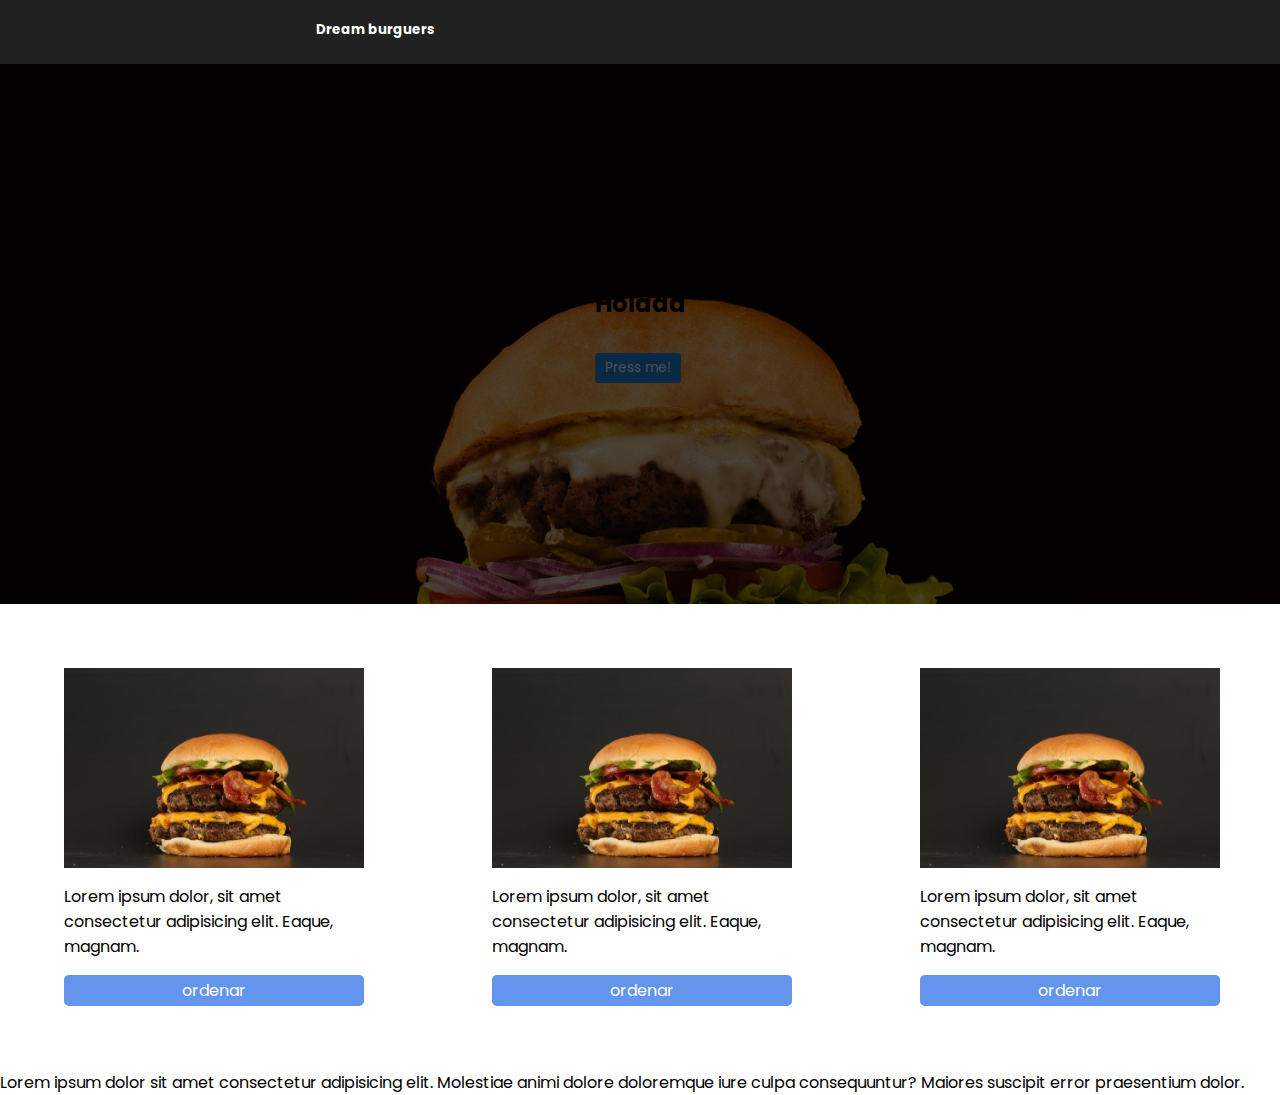
<file: clase2_html/index.html>
<!DOCTYPE html>
<html lang="en">
<head>
    <meta charset="UTF-8">
    <meta http-equiv="X-UA-Compatible" content="IE=edge">
    <meta name="viewport" content="width=device-width, initial-scale=1.0">

    <!-- styles -->
    <link rel="stylesheet" href="css/styles.css">

    <!-- Fonts -->
    <link href="https://fonts.googleapis.com/css2?family=Poppins:ital,wght@0,300;0,400;0,500;0,600;1,300;1,400;1,500;1,600&display=swap" rel="stylesheet">

    <!-- icons -->
    <link href="https://fonts.googleapis.com/css2?family=Material+Icons" rel="stylesheet">
    <title>Clase css</title>
</head>
<body>
    <nav>
        <div class="brand">
            <span class="material-icons">lunch_dining</span>
            <h5>Dream burguers</h5>
        </div>
    </nav>

    <main>

        <div class="overlay-div">
            <section class="header-container bg-header">
                <div>
                    <h2 class="header-container__title">Holaaa</h2>
                    <button class="btn-primary">Press me!</button>
                </div>
            </section>
        </div>

        <section class="card-section">
            <article class="card-container">
                <img src="./img/burguer1.jpg" class="img-size" alt="">
                <p class="text-card">Lorem ipsum dolor, sit amet consectetur adipisicing elit. Eaque, magnam.</p>
                <a class="btn-order" href="#ordenar">ordenar</a>
            </article>
            <article class="card-container">
                <img src="./img/burguer1.jpg" class="img-size" alt="">
                <p class="text-card">Lorem ipsum dolor, sit amet consectetur adipisicing elit. Eaque, magnam.</p>
                <a class="btn-order" href="#ordenar">ordenar</a>
            </article>
            <article class="card-container">
                <img src="./img/burguer1.jpg" class="img-size" alt="">
                <p class="text-card">Lorem ipsum dolor, sit amet consectetur adipisicing elit. Eaque, magnam.</p>
                <a class="btn-order" href="#ordenar">ordenar</a>
            </article>
        </section>
       
        <section>
            <p>Lorem ipsum dolor sit amet consectetur adipisicing elit. Molestiae animi dolore doloremque iure culpa consequuntur? Maiores suscipit error praesentium dolor.</p>
        </section>
    </main>
</body>
</html>
</file>
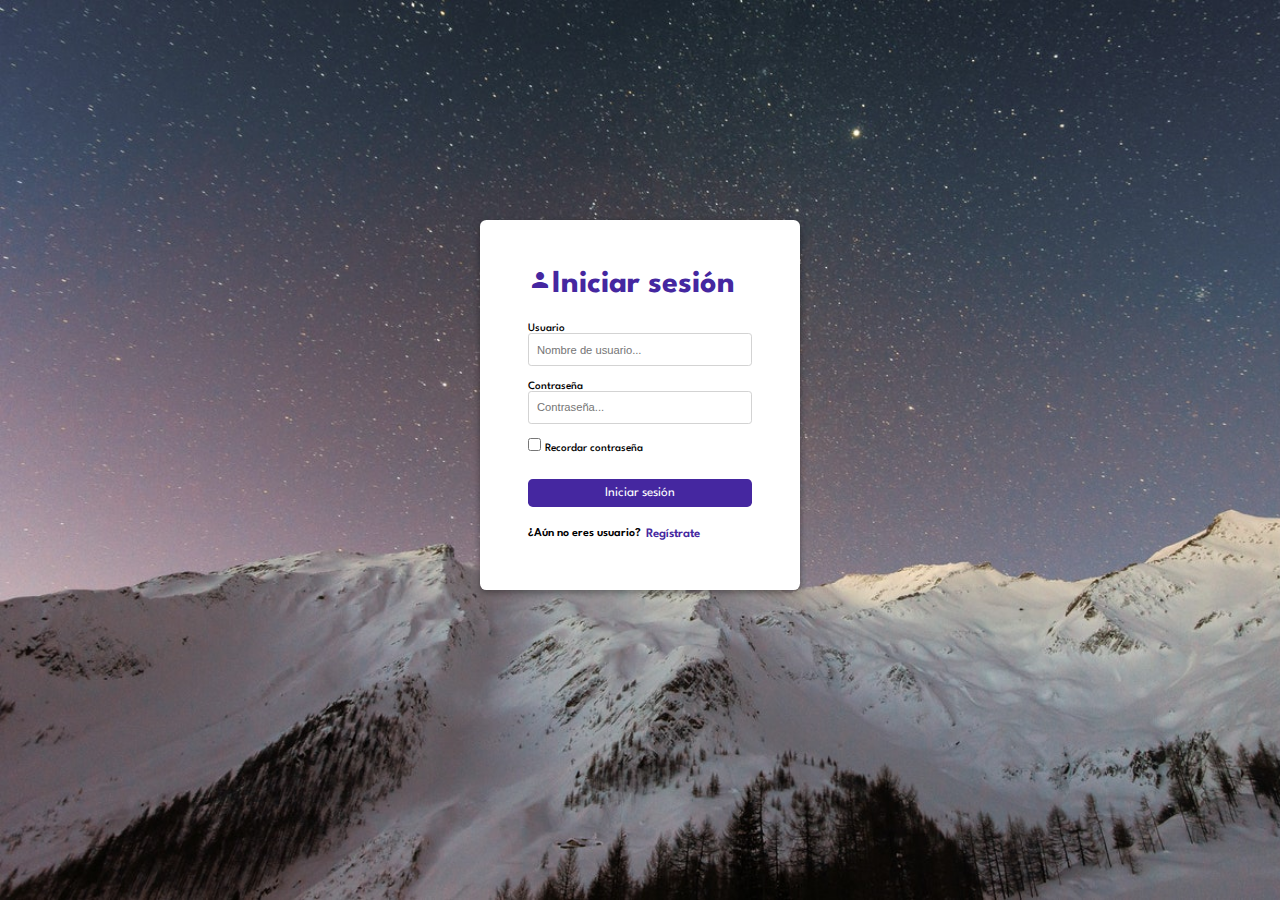
<file: form_html/index.html>
<!DOCTYPE html>
<html lang="en">
<head>
    <meta charset="UTF-8">
    <meta http-equiv="X-UA-Compatible" content="IE=edge">
    <meta name="viewport" content="width=device-width, initial-scale=1.0">
    <link rel="stylesheet" href="css/styles.css">
    <!-- Fuentes -->
    <link href="https://fonts.googleapis.com/css2?family=Spartan:wght@300;400;500;600;700&display=swap" rel="stylesheet">

    <!-- Icons -->
    <link href="https://fonts.googleapis.com/icon?family=Material+Icons" rel="stylesheet">

    <title>Inicio de sesión</title>
</head>
<body class="bg-image">
    <!-- Login -->
    <section class="screen-form">
        
        <div class="bg-white form-container">

            <div>
                <h1 class="header-title"><span class="material-icons">person</span>Iniciar sesión</h1>
            </div>

            <form action="">
                <!-- Inputs de login -->
                <div class="input-container">
                    <label for="usuario">Usuario</label>
                    <input type="text" id="usuario" placeholder="Nombre de usuario..." required>
                </div>
                
                <div class="input-container">
                    <label for="password">Contraseña</label>
                    <input type="password" id="password" placeholder="Contraseña..." required>
                </div>

                <div class="checkbox-container">
                    <input type="checkbox" id="check">
                    <label for="check">Recordar contraseña</label>
                </div>

                <div class="btn-login-container">
                    <button type="submit">Iniciar sesión</button>
                </div>
            </form>

            <div class="register-link">
                <p>¿Aún no eres usuario? </p>
                <a href="./register.html"> Regístrate</a>
            </div>
        </div>
    </section>
    
</body>
</html>
</file>
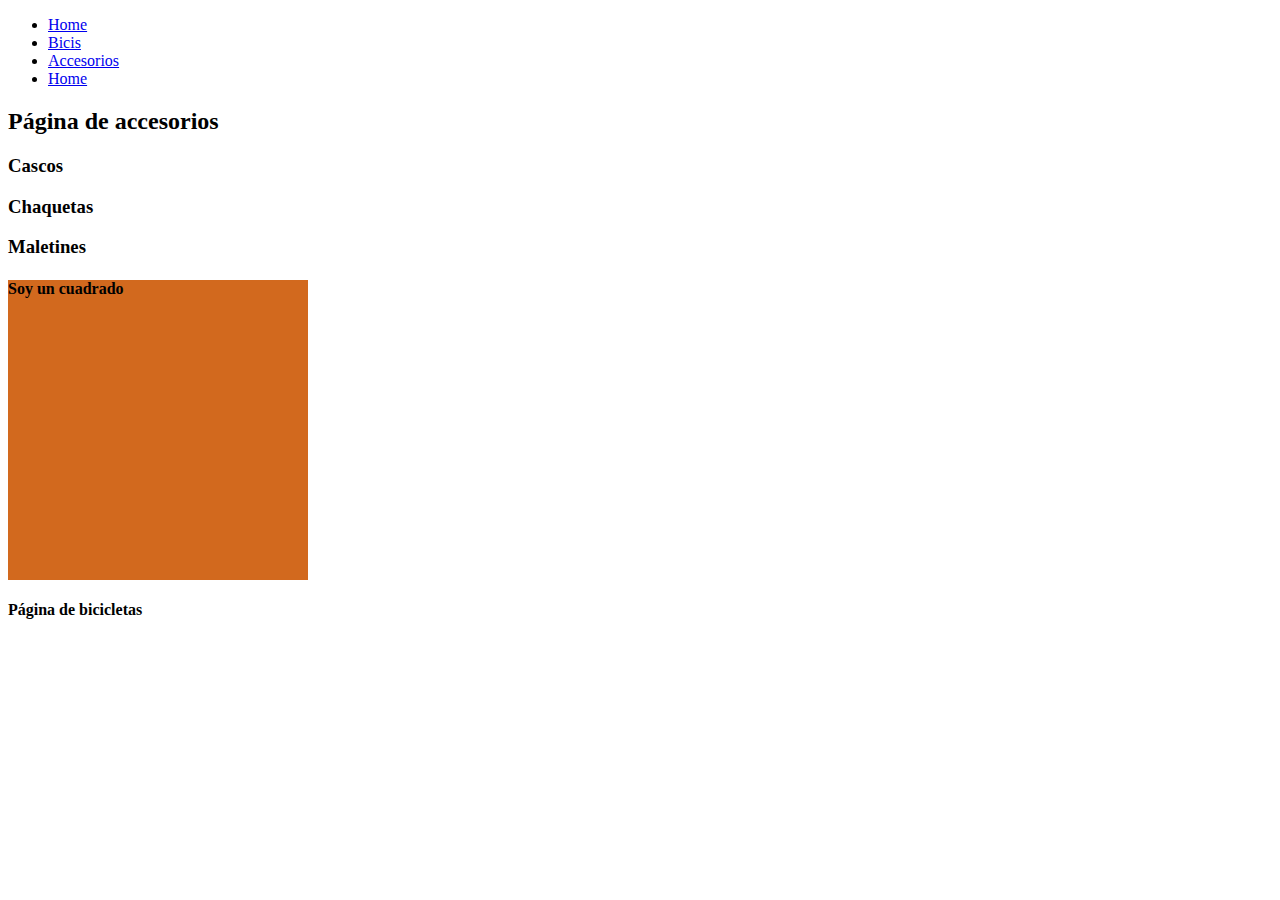
<file: clase1_html/accesorios.html>
<!DOCTYPE html>
<html lang="en">
<head>
    <meta charset="UTF-8">
    <meta http-equiv="X-UA-Compatible" content="IE=edge">
    <meta name="viewport" content="width=device-width, initial-scale=1.0">
    <title>Document</title>
</head>
<body>

    <nav>
        <ul>
            <li><a href="./index.html">Home</a></li>
            <li><a href="./bikes.html">Bicis</a></li>
            <li><a href="./accesorios.html">Accesorios</a></li>
            <li><a href="#">Home</a></li>
        </ul>
    </nav>

    <header>
        <h2>Página de accesorios</h2>
    </header>

    <section>
        <h3>Cascos</h3>
    </section>
    
    <section>
        <h3>Chaquetas</h3>
    </section>
    
    <section>
        <h3>Maletines</h3>
    </section>


    <aside></aside>

    <section>
        <div style="background-color: chocolate; width: 300px; height: 300px;">
            <h4>Soy un cuadrado</h4>
        </div>
    </section>
    
    <footer>
        <h4>Página de bicicletas</h4>
    </footer>
</body>
</html>
</file>
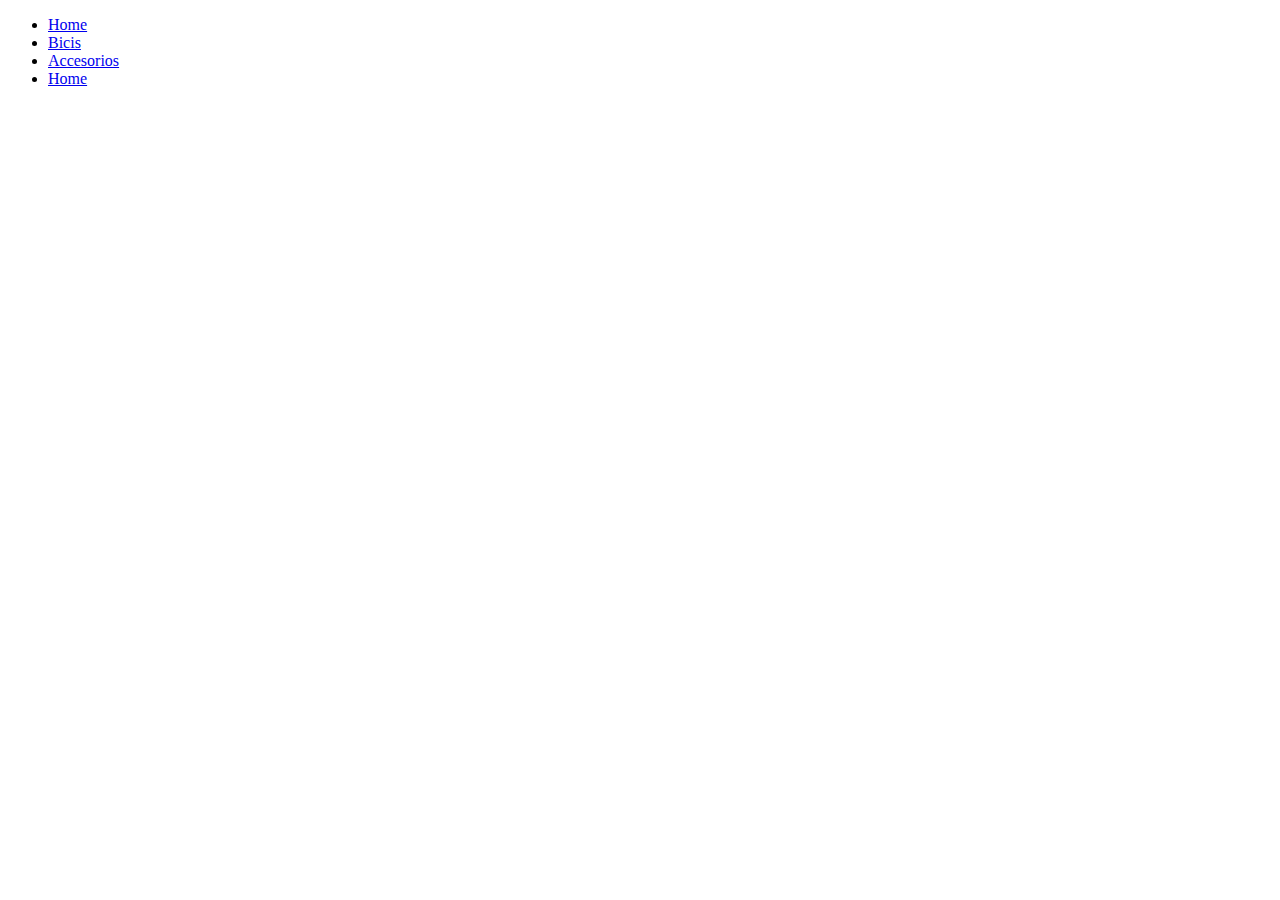
<file: clase1_html/bikes.html>
<!DOCTYPE html>
<html lang="en">
<head>
    <meta charset="UTF-8">
    <meta http-equiv="X-UA-Compatible" content="IE=edge">
    <meta name="viewport" content="width=device-width, initial-scale=1.0">
    <title>Bicis</title>
</head>
<body>
    <ul>
        <li><a href="./index.html">Home</a></li>
        <li><a href="./bikes.html">Bicis</a></li>
        <li><a href="./accesorios.html">Accesorios</a></li>
        <li><a href="#">Home</a></li>
    </ul>
</body>
</html>
</file>
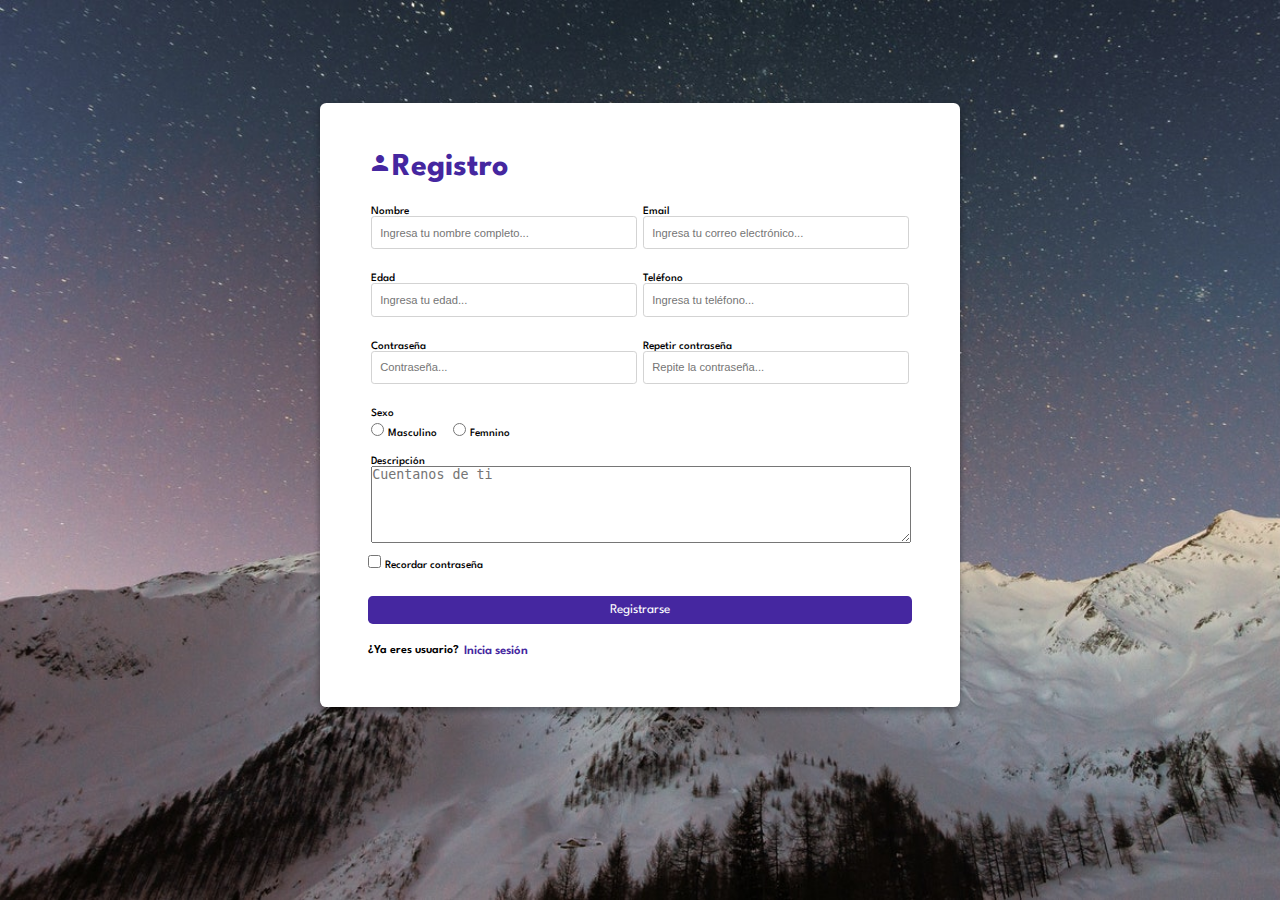
<file: form_html/register.html>
<!DOCTYPE html>
<html lang="en">
<head>
    <meta charset="UTF-8">
    <meta http-equiv="X-UA-Compatible" content="IE=edge">
    <meta email="viewport" content="width=device-width, initial-scale=1.0">
    <link rel="stylesheet" href="css/styles.css">
    <!-- Fuentes -->
    <link href="https://fonts.googleapis.com/css2?family=Spartan:wght@300;400;500;600;700&display=swap" rel="stylesheet">

    <!-- Icons -->
    <link href="https://fonts.googleapis.com/icon?family=Material+Icons" rel="stylesheet">

    <title>Registro</title>
</head>
<body class="bg-image">
    <!-- Login -->
    <section class="screen-form">
        <div class="bg-white form-container2">

            <div>
                <h1 class="header-title"><span class="material-icons">person</span>Registro</h1>
            </div>

            <form action="">
                <!-- Inputs de login -->
                <div class="form-group">
                    <div class="input-container">
                        <label for="name">Nombre</label>
                        <input type="text" id="name" placeholder="Ingresa tu nombre completo..." required>
                    </div>
                    
                    <div class="input-container">
                        <label for="email">Email</label>
                        <input type="email" id="email" placeholder="Ingresa tu correo electrónico..." required>
                    </div>
                </div>
                
                <div class="form-group">
                    <div class="input-container">
                        <label for="age">Edad</label>
                        <input type="number" id="age" placeholder="Ingresa tu edad..." required>
                    </div>
                    
                    <div class="input-container">
                        <label for="phone">Teléfono</label>
                        <input type="number" id="phone" placeholder="Ingresa tu teléfono..." required>
                    </div>
                </div>

                <div class="form-group">
                    <div class="input-container">
                        <label for="password">Contraseña</label>
                        <input type="password" id="password" placeholder="Contraseña..." required>
                    </div>
                    <div class="input-container">
                        <label for="r-password">Repetir contraseña</label>
                        <input type="password" id="r-password" placeholder="Repite la contraseña..." required>
                    </div>
                </div>

                <div class="input-container">
                
                    <p class="radio-label">Sexo</p>
                    <div class="radio-group">
                        <div class="radio-option">
                            <input type="radio" id="male" name="gender">
                            <label for="male">Masculino</label>
                        </div>
                          
                        <div class="radio-option">
                            <input type="radio" id="female" name="gender">
                            <label for="female">Femnino</label>
                        </div>
                    </div>
                </div>

                <div class="input-container">
                    <label for="password">Descripción</label>
                    <textarea name="textarea" rows="5" cols="20" class="width-area"
                    placeholder="Cuentanos de ti"></textarea>
                </div>

                <div class="checkbox-container">
                    <input type="checkbox" id="check">
                    <label for="check">Recordar contraseña</label>
                </div>

                <div class="btn-login-container">
                    <button type="submit">Registrarse</button>
                </div>
            </form>

            <div class="register-link">
                <p>¿Ya eres usuario? </p>
                <a href="./index.html"> Inicia sesión</a>
            </div>
        </div>
    </section>
    
</body>
</html>
</file>
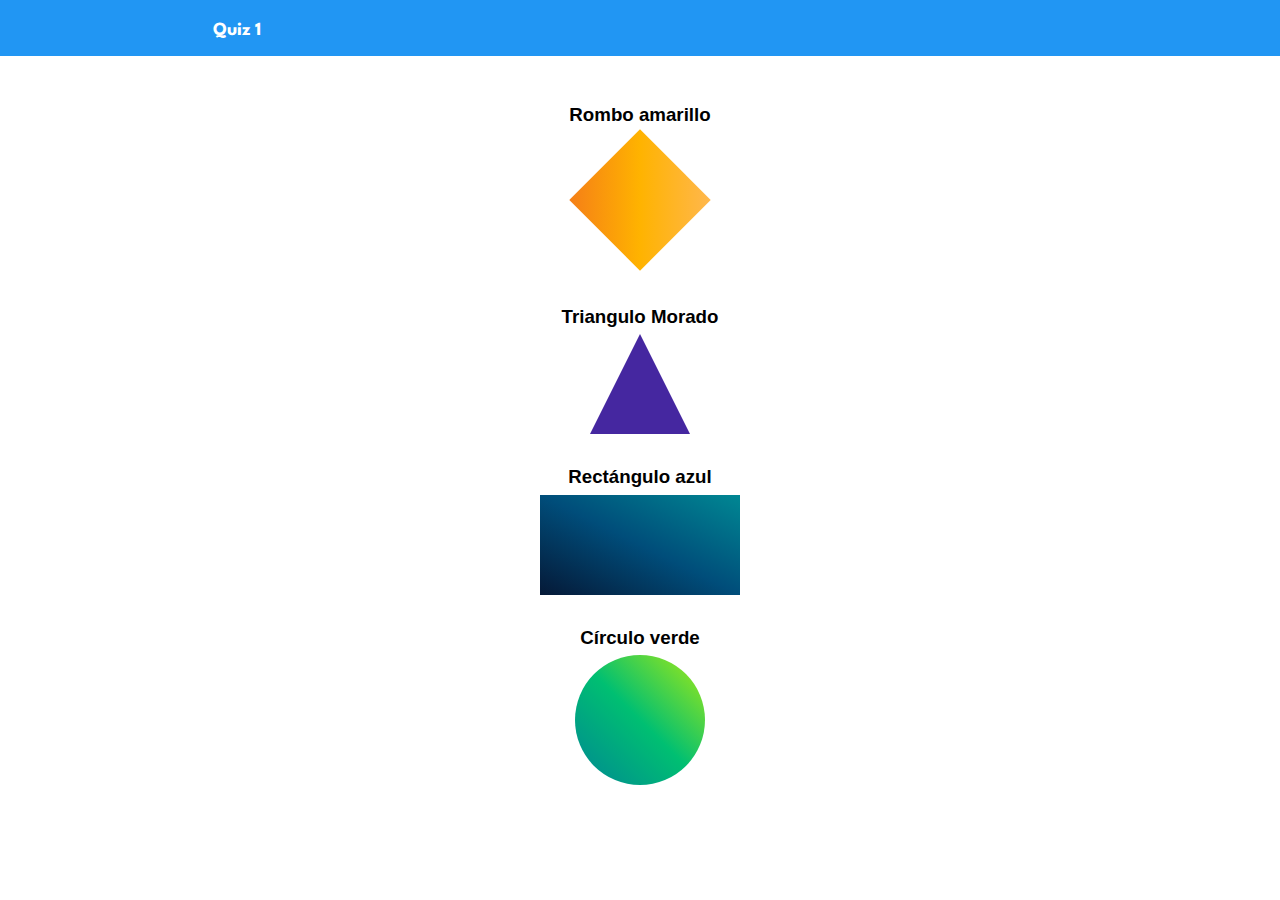
<file: quiz1/figure.html>
<!DOCTYPE html>
<html lang="en">
<head>
    <meta charset="UTF-8">
    <meta http-equiv="X-UA-Compatible" content="IE=edge">
    <meta name="viewport" content="width=device-width, initial-scale=1.0">
    <link rel="stylesheet" href="styles.css">

    <!-- Fuentes -->
    <link href="https://fonts.googleapis.com/css2?family=Spartan:wght@300;400;500;600;700&display=swap" rel="stylesheet">

    <!-- Icons -->
    <link href="https://fonts.googleapis.com/icon?family=Material+Icons" rel="stylesheet">
    <title>Quiz 1</title>
</head>
<body>
    <header class="main-header">
        <span class="material-icons text-primary-app">category</span>
        <h3>Quiz 1</h3>
    </header>

    <main class="main-container">
        <section class="fig-container">
            <!-- Circulo -->
            <article class="figure-card">
                <h3>Círculo verde</h3>
                <div class="circle">
                </div>
            </article>
            <!-- Rectanguloo -->
            <article class="figure-card">
                <h3>Rectángulo azul</h3>
                <div class="rectangle">
                </div>
            </article>
            <!-- Triangulo -->
            <article class="figure-card">
                <h3>Triangulo Morado</h3>
                <div class="triangle">
                </div>
            </article>
            <!-- Rombo -->
            <article class="figure-card">
                <h3>Rombo amarillo</h3>
                <div class="diamond">
                </div>
            </article>
        </section>
    </main>
</body>
</html>
</file>
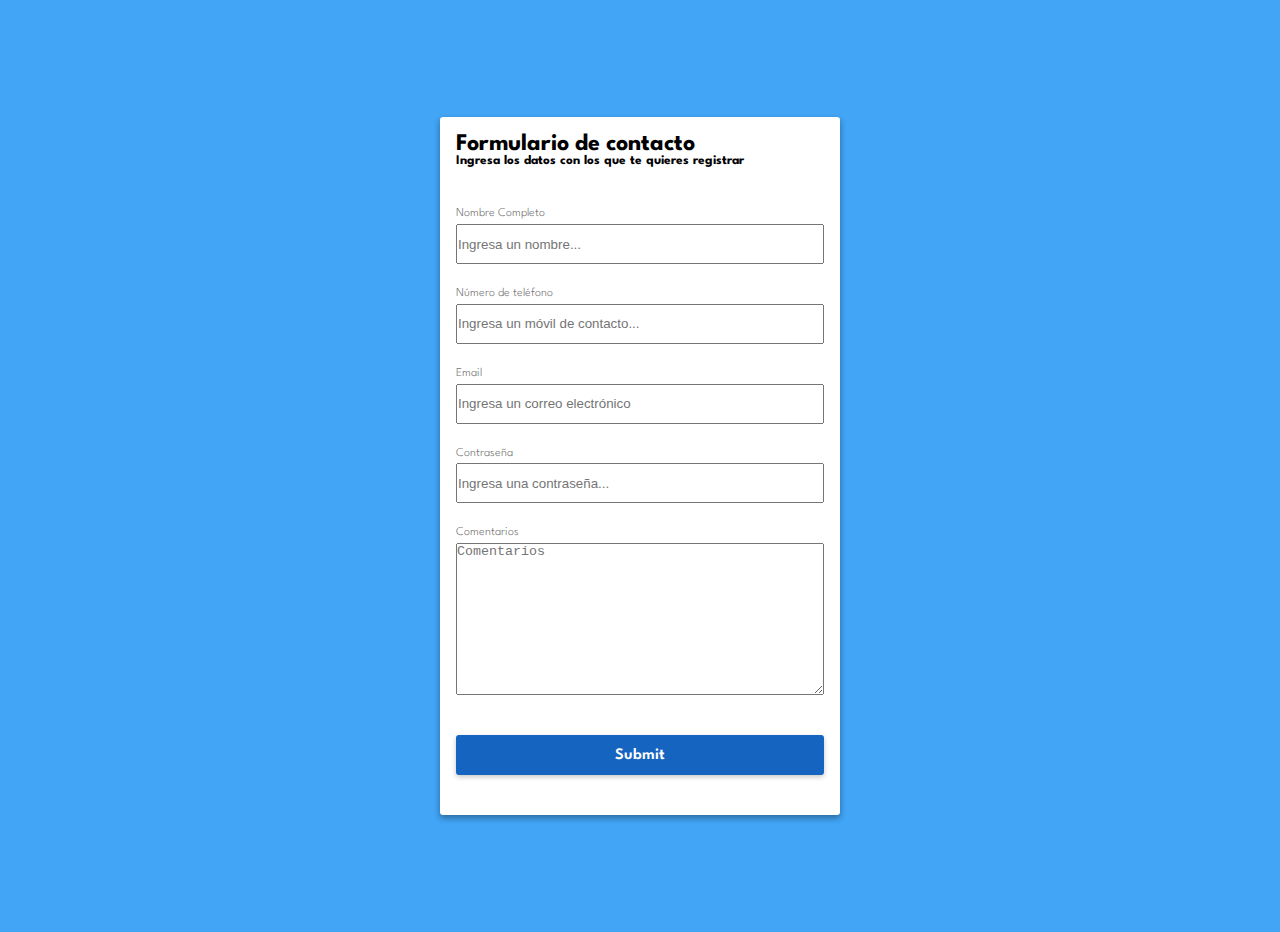
<file: tarea1/form.html>
<!DOCTYPE html>
<html lang="en">

<head>
    <meta charset="UTF-8">
    <meta http-equiv="X-UA-Compatible" content="IE=edge">
    <meta name="viewport" content="width=device-width, initial-scale=1.0">
    <link rel="stylesheet" href="styles.css">
    <link href="https://fonts.googleapis.com/css2?family=Spartan:wght@300;400;500;600&display=swap" rel="stylesheet">
    <title>Form Oscar Gonzalez</title>
</head>

<body>
    <main class="pd-1">
        <section class="dp-flex justify-center align-center h-100">
            <article class="bg-white pd-1 w-400 shadow radius-3">

                <div class="mb-5">
                    <h2>Formulario de contacto</h2>
                    <h5 class="mb-5">Ingresa los datos con los que te quieres registrar</h5>
                </div>
                <div class="spacer"></div>
                <form method="POST" action="show-info.php" id="mainForm" class="mt-5">
                    <div class="dp-grid mb-5 mt-5">
                        <label for="name" class="font-12 mb-4 gray-600">Nombre Completo</label>
                        <input type="text" id="name" name="name" placeholder="Ingresa un nombre..." class="h-40">
                    </div>
                    <div class="dp-grid mb-5">
                        <label for="phone" class="font-12 mb-4 gray-600">Número de teléfono</label>
                        <input type="number" id="phone" name="phone" placeholder="Ingresa un móvil de contacto..."
                            class="h-40">
                    </div>


                    <div class="dp-grid mb-5">
                        <label for="email" class="font-12 mb-4 gray-600">Email</label>
                        <input type="email" id="email" name="email" placeholder="Ingresa un correo electrónico"
                            class="h-40">
                    </div>
                    <div class="dp-grid mb-5">
                        <label for="pass" class="font-12 mb-4 gray-600">Contraseña</label>
                        <input type="password" id="pass" name="pass" placeholder="Ingresa una contraseña..."
                            class="h-40">
                    </div>


                    <div class="mb-5">
                        <div class="dp-grid">
                            <label for="comments" class="font-12 mb-4 gray-600">Comentarios</label>
                            <textarea name="textarea" rows="10" cols="20" class="width-area"
                                placeholder="Comentarios"></textarea>
                        </div>
                    </div>

                    <input type="submit" value="Submit" class="primary-btn mt-5 mb-5">
                </form>
            </article>
        </section>
    </main>

    <!-- <script src="form.js"></script> -->
</body>

</html>
</file>
<file: clase2_html/css/styles.css>
/* Hi */

*{
    margin: 0;
    padding: 0;
    box-sizing: border-box;
    font-family: 'Poppins', sans-serif;
}

.brand{
    display: flex;
}

.brand .material-icons{
    margin-right: .5rem;
}

nav{
    background-color: #212121;
    color: white;
    padding: 20px;
}

.overlay-div{
    background-color: black;
    
}

.header-container{
    display: flex;
    justify-content: center;
    align-items: center;
    height: 60vh;
}

.header-container__title{
    text-align: center;
    margin-bottom: 2rem;
}

.bg-header{
    background-image: url("../img/burguer2.jpg"); /*Siempreentrecomillas*/
    background-size: cover;
    background-position-y:top;
    opacity: 0.3;
}

.btn-primary{
    background-color: #1E88E5;
    border: none;
    color: white;
    cursor: pointer;
    padding: 5px 10px;
    border-radius: 3px;
    -webkit-border-radius: 3px;
    -moz-border-radius: 3px;
    -ms-border-radius: 3px;
    -o-border-radius: 3px;
}

.card-section{
    display: flex;
    flex-direction: row;
    justify-content: space-around;
}

.img-size{
    width: 300px;
}

.card-container{
    width: 300px;
    display: flex;
    flex-direction: column;
    justify-content: center;
    margin: 4rem;
}

.text-card{
    margin-top: 1rem;
}

.btn-order{
    background-color: cornflowerblue;
    border-radius: 5px;
    color: white;
    margin: 1rem 0 0 0;
    text-decoration: none;
    text-align: center;
    padding: 0.2rem 1rem;
    transition: all ;
    -webkit-border-radius: 5px;
    -moz-border-radius: 5px;
    -ms-border-radius: 5px;
    -o-border-radius: 5px;
    -webkit-transition: all .5s;
    -moz-transition: all ;
    -ms-transition: all ;
    -o-transition: all ;
}

.btn-order:hover{
    background-color: #1565C0;
}
</file>
<file: tarea1/styles.css>
/* CSS Variables */
:root{
    --main-bg: #42a5f5;
    --secondary-bg: #1565c0;
    --card-shadow: 0 3px 6px rgba(0,0,0,0.16), 0 3px 6px rgba(0,0,0,0.23);
    --radius-3: 3px;
    --family: 'Spartan', sans-serif;
    --gray-600: #757575;
}

/* Normalize */
* {
  margin: 0;
  padding: 0;
  box-sizing: border-box;
}

/* Styles */
body {
  font-family: var(--family);
  font-weight: 300;
  background: var(--main-bg);
}

.bg-white{
    background-color: white;
}

.dp-flex{
    display: flex;
}

.dp-block{
    display: block !important;
}

.dp-grid{
    display: grid;
}

.justify-center{
    justify-content: center;
}

.align-center{
    align-items: center;
}

/* Sizing */
.w-400{
    width: 400px;
}

.w-75{
    width: 75%;
}
.w-100{
    width: 100%;
}

.w-50{
    width: 50%;
}

.width-area{
    max-width: 368px !important;
}

.h-100{
    height: 100vh;
}

.h-40{
    height: 2.5rem;
}

.font-12{
    font-size: 0.75rem;
}

.spacer{
    height: .1rem;
}

/* Padding */
.pd-1{
    padding: 1rem;
}

/* Margin */
.mb-4{
    margin-bottom: .3rem;
}

.mb-5{
    margin-bottom: 1.5rem;
}

.mt-5{
    margin-top: 1rem;
}

/* grid */

.grid-2-col{
      display: grid;
  grid-template-columns: repeat(auto-fill, minmax(400px, 1fr)); 
  grid-gap: 1em;
}

/* Borders */
.radius-3{
    border-radius: var(--radius-3);
    -webkit-border-radius: var(--radius-3);
    -moz-border-radius: var(--radius-3);
    -ms-border-radius: var(--radius-3);
    -o-border-radius: var(--radius-3);
}

/* Shadow */
.shadow{
    box-shadow: var(--card-shadow);
}

/* Buttons */
.primary-btn{
    background-color: var(--secondary-bg);
    border: none;
    border-radius: var(--radius-3);
    box-shadow: 0 2px 5px 0 rgba(0,0,0,0.225);
    color: white;
    font-family: var(--family);
    font-size: 1rem;
    font-weight: 600;
    height: 2.5rem;
    transform: 1s all;
    width: 100%;
    -webkit-border-radius: var(--radius-3);
    -moz-border-radius: var(--radius-3);
    -ms-border-radius: var(--radius-3);
    -o-border-radius: var(--radius-3);
    -webkit-transform: 1s all;
    -moz-transform: 1s all;
    -ms-transform: 1s all;
    -o-transform: 1s all;
}

.primary-btn:hover{
    background-color: var(--main-bg);
}

/* Color */
.gray-600{
    color: var(--gray-600);
}
</file>
<file: form_html/css/styles.css>
/* Variables */
:root{
    --primary: #4527A0;
}

.bg-image {
    margin: 0;
    background: #c8c8c8;
    background: url('../img/back.jpg') fixed;
    background-size: cover;
  }

/* normalize */
*{
    margin: 0;
    padding: 0;
    box-sizing: border-box;
}

/* Background image */


.bg-white{
    background-color: white;
}

.screen-form{
    display: flex;
    justify-content: center;
    align-items: center;
    height: 90vh;
}

.form-container{
    padding: 3rem;
    width: 20rem;
    border-radius: .4rem;
    -webkit-border-radius: .4rem;
    -moz-border-radius: .4rem;
    -ms-border-radius: .4rem;
    -o-border-radius: .4rem;
    box-shadow: 0 3px 6px rgba(0,0,0,0.16), 0 3px 6px rgba(0,0,0,0.23);
    font-family: 'Spartan', sans-serif;
}

.form-container2{
    padding: 3rem;
    width: 40rem;
    border-radius: .4rem;
    -webkit-border-radius: .4rem;
    -moz-border-radius: .4rem;
    -ms-border-radius: .4rem;
    -o-border-radius: .4rem;
    box-shadow: 0 3px 6px rgba(0,0,0,0.16), 0 3px 6px rgba(0,0,0,0.23);
    font-family: 'Spartan', sans-serif;
}

.form-container2 .input-container{
    margin: 0 .2rem;
}

.form-group{
    display: flex;
    margin: 0 0 1.5rem 0;
}

/* Color título */
.header-title{
    color: var(--primary);
    margin: 0 0 1.5rem 0;
}

.input-container{
    margin: .9rem 0;
    display: flex;
    flex-direction: column;
    width: 100%;
}

.input-container input{
    border: 1px solid lightgray;
    border-radius: .2rem;
    -webkit-border-radius: .2rem;
    -moz-border-radius: .2rem;
    -ms-border-radius: .2rem;
    -o-border-radius: .2rem;
    padding: .6rem .5rem;
    font-size: 0.7rem;
}

.checkbox-container{
    margin: .8rem 0 0 0;
}

.input-container label,
.checkbox-container label,
.radio-label{
    font-size: .7rem;
    font-weight: 500;
}

.btn-login-container{
    margin-top: 1.5rem;
    display: flex;
    justify-content: center;
}

.btn-login-container button{
    padding: .5rem .6rem;
    background-color: var(--primary);
    border: none;
    color: white;
    border-radius: .3rem;
    font-family: 'Spartan', sans-serif;
    -webkit-border-radius: .3rem;
    -moz-border-radius: .3rem;
    -ms-border-radius: .3rem;
    -o-border-radius: .3rem;
    transition: all .3s;
    -webkit-transition: all .3s;
    -moz-transition: all .3s;
    -ms-transition: all .3s;
    -o-transition: all .3s;
    width: 100%;
}

.btn-login-container button:hover{
    background-color: #01579B;
    padding: .6rem .7rem;
}

.register-link{
    display: inline-flex;
    font-size: .75rem;
    font-weight: 600;
    margin: 1.3rem 0 0 0;
}

.register-link a{
    color: var(--primary);
    font-size: .8rem;
    margin: 0 0 .1rem .3rem;
    text-decoration: none;
}

.width-area{
    width: 540px;
}

.radio-group{
    display: inline-flex;
    margin: .3rem 0 1rem;
}

.radio-option{
    margin: 0 1rem 0 0;
}

@media (max-width: 600px) {

    .form-container2{
        margin: 0 auto;
        padding: 1rem;
        width: 90%;
    }
    .form-group {
      display: block;
    }

    .input-container{
        margin: 1rem .2rem !important;
    }

    .width-area{
        width: 90%;
    }
    
  }
</file>
<file: quiz1/styles.css>
:root{
    --primary: #2196F3;
}
/* Normalize */
*{
    margin: 0;
    padding: 0;
    box-sizing: border-box;
}

body{
    font-family: 'Spartan', sans-serif;
}

.main-header{
    background-color: var(--primary);
    display: flex;
    color: white;
    padding: 1rem;
}

.main-header h3{
    margin: .4rem 0 0 .3rem;
}

.main-container{
    display: flex;
    justify-content: center;
}

.fig-container{
    display: flex;
    flex-direction: column-reverse;
    justify-content: center;
    margin-top: 3rem;
}

.figure-card{
    text-align: center;
    font-family: Arial, Helvetica, sans-serif;
    margin: 0 0 2rem 0;
}

.figure-card h3{
    margin-bottom: .4rem;
}

/* Figures */

.circle {
    width: 130px;
    height: 130px;
    background-image: linear-gradient(to right top, #008793, #00bf72, #a8eb12);
    border-radius: 50%;
    margin: 0 auto;
  }

  .rectangle {
    width: 200px;
    height: 100px;
    background-image: linear-gradient(to right top, #051937, #004d7a, #008793);
    margin: 0 auto;
  }

  .triangle {
    width: 0;
    height: 0;
    border-left: 50px solid transparent;
    border-right: 50px solid transparent;
    border-bottom: 100px solid #4527A0;
    margin: 0 auto;
  }

  .diamond {
    width: 100px;
    height: 100px;
    background-image: linear-gradient(to right top, #F57F17, #FFB300, #FFB74D);
    transform: rotate(45deg);
    margin: 1.5rem auto;
    -webkit-transform: rotate(45deg);
    -moz-transform: rotate(45deg);
    -ms-transform: rotate(45deg);
    -o-transform: rotate(45deg);
}
</file>
